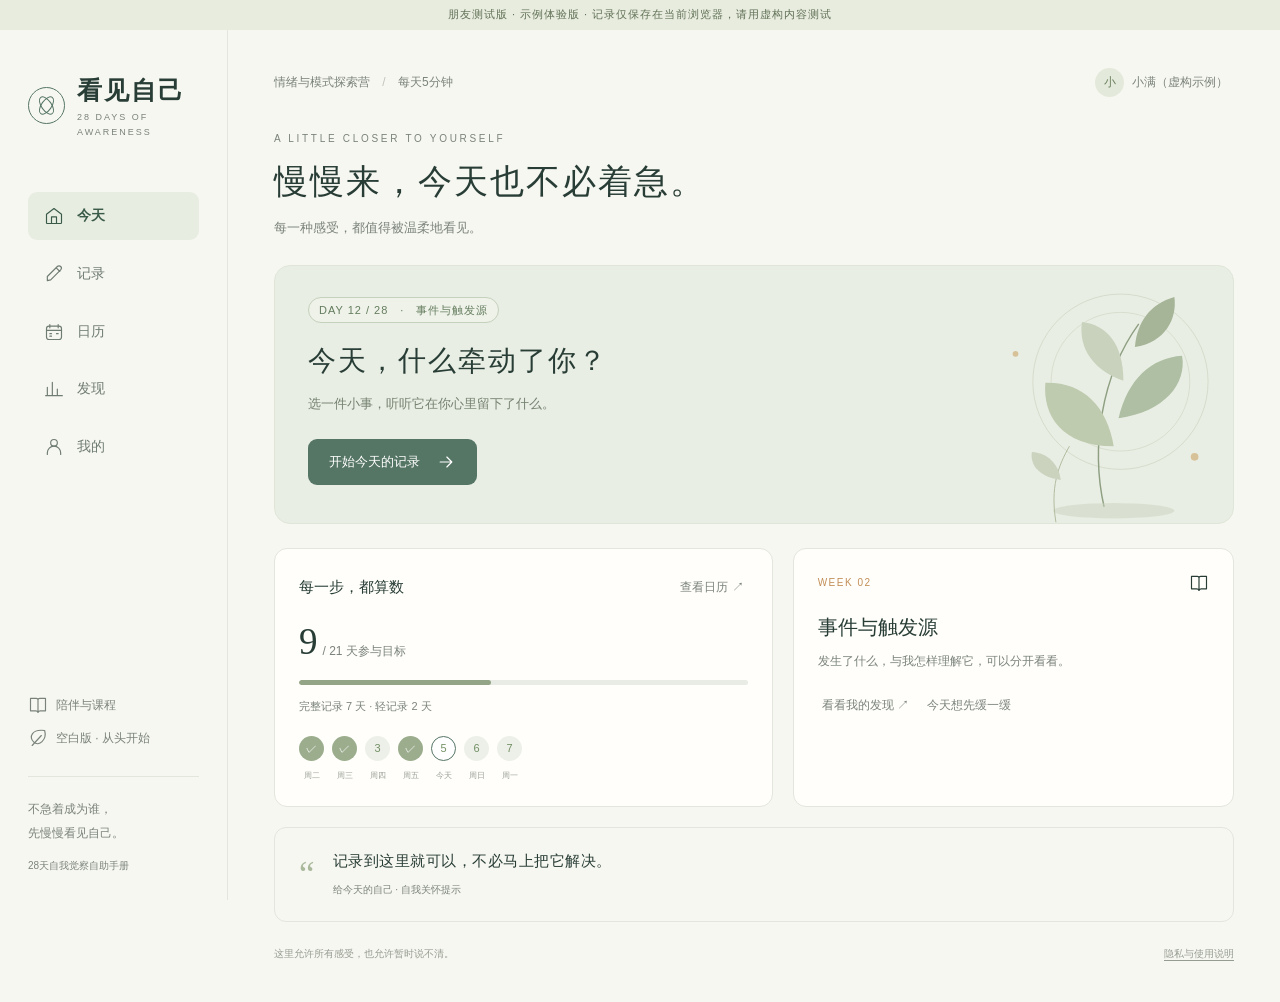
<file: index.html>
<!doctype html><html lang="zh-CN"><head><meta charset="UTF-8"><meta name="viewport" content="width=device-width,initial-scale=1,viewport-fit=cover"><meta name="robots" content="noindex,nofollow"><meta name="referrer" content="no-referrer"><meta http-equiv="Content-Security-Policy" content="default-src 'self'; script-src 'self'; style-src 'self' 'unsafe-inline'; img-src 'self' data:; connect-src 'none'; base-uri 'none'; form-action 'none'"><meta name="theme-color" content="#f7f7f1"><title>看见自己 · 示例体验版</title><link rel="icon" href="./favicon.svg" type="image/svg+xml"><link rel="stylesheet" href="./style.css"><script src="./domain.js" defer></script><script src="./browser-api.js" defer></script><script src="./app.js" defer></script></head><body><div id="app"><div class="loading">正在准备你的觉察空间…</div></div><div id="toast" role="status" aria-live="polite"></div><div id="modal-root"></div></body></html>
</file>
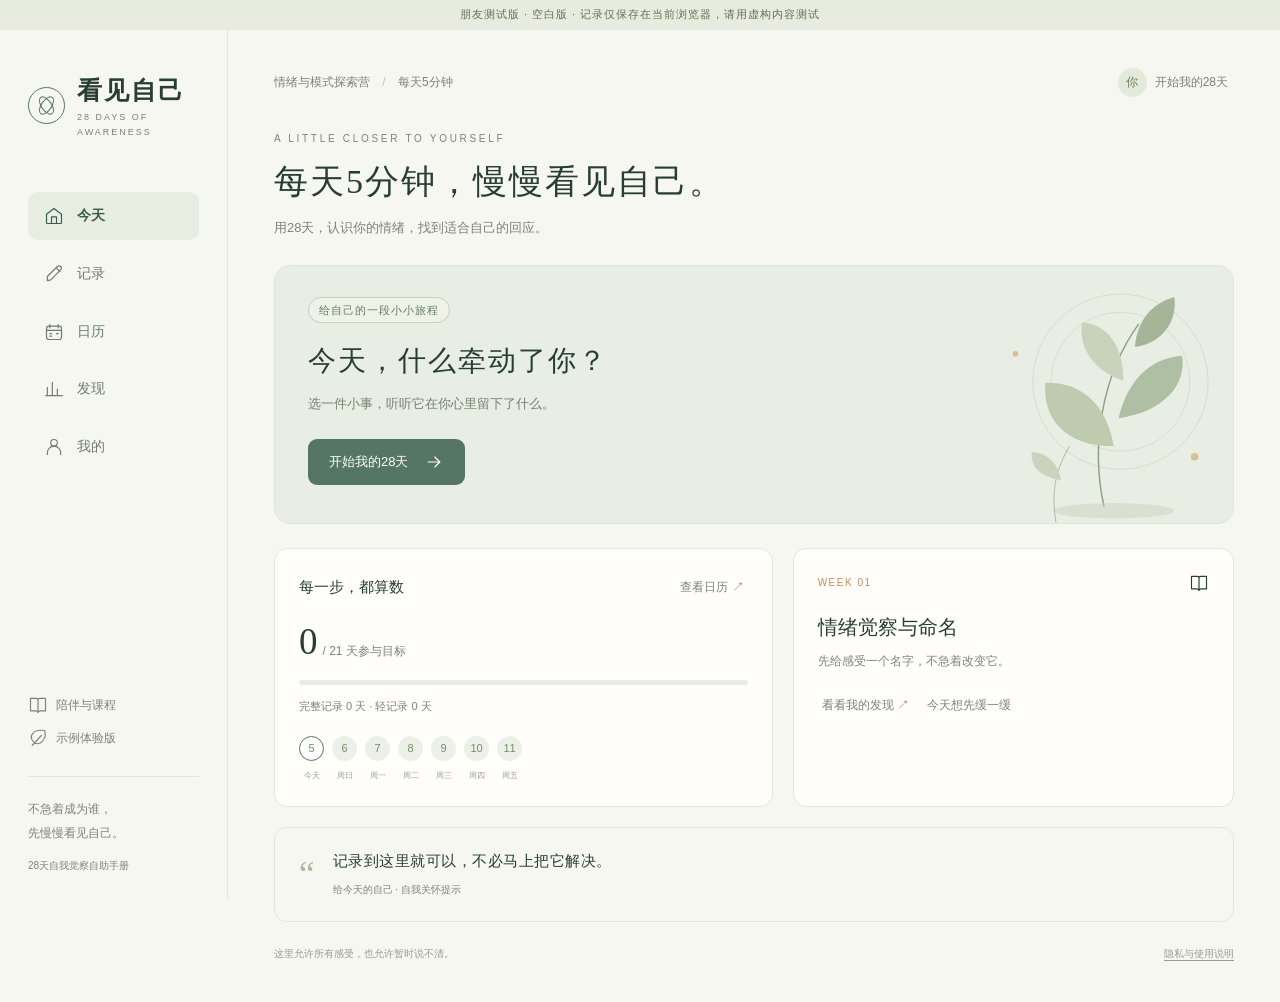
<file: blank.html>
<!doctype html><html lang="zh-CN"><head><meta charset="UTF-8"><meta name="viewport" content="width=device-width,initial-scale=1,viewport-fit=cover"><meta name="robots" content="noindex,nofollow"><meta name="referrer" content="no-referrer"><meta http-equiv="Content-Security-Policy" content="default-src 'self'; script-src 'self'; style-src 'self' 'unsafe-inline'; img-src 'self' data:; connect-src 'none'; base-uri 'none'; form-action 'none'"><meta name="theme-color" content="#f7f7f1"><title>看见自己 · 空白版</title><link rel="icon" href="./favicon.svg" type="image/svg+xml"><link rel="stylesheet" href="./style.css"><script src="./domain.js" defer></script><script src="./browser-api.js" defer></script><script src="./app.js" defer></script></head><body><div id="app"><div class="loading">正在准备你的觉察空间…</div></div><div id="toast" role="status" aria-live="polite"></div><div id="modal-root"></div></body></html>
</file>
<file: style.css>
:root{--paper:#f7f7f1;--white:#fffefa;--ink:#283d36;--muted:#7a837b;--green:#557565;--light:#e9eee5;--line:#e3e6dd;--orange:#c28e57;--serif:'Songti SC','Noto Serif CJK SC',serif}*{box-sizing:border-box}body{margin:0;background:var(--paper);color:var(--ink);font:15px/1.7 -apple-system,BlinkMacSystemFont,'PingFang SC','Microsoft YaHei',sans-serif}button,input,select,textarea{font:inherit}button,a,input,textarea,select{-webkit-tap-highlight-color:transparent}button{cursor:pointer}button{color:inherit}a{color:inherit;text-decoration:none}button:disabled{opacity:.45;cursor:not-allowed}button:focus-visible,a:focus-visible{outline:3px solid #b4cbb7;outline-offset:3px}button:active{transform:translateY(1px)}.preview-bar{background:#e8ecdf;min-height:30px;text-align:center;font-size:11px;letter-spacing:1px;color:#617156;padding:5px 12px}.frame{max-width:1280px;margin:auto;display:grid;grid-template-columns:228px 1fr;min-height:calc(100vh - 30px)}.sidebar{padding:40px 28px 26px;border-right:1px solid var(--line);display:flex;flex-direction:column;position:sticky;top:0;height:calc(100vh - 30px)}.brand{display:flex;gap:12px;align-items:center;margin-bottom:52px}.brand b{font-family:var(--serif);font-size:25px;font-weight:600;letter-spacing:2px}.brand small{font-size:9px;letter-spacing:2px;color:var(--muted);display:block;margin-top:-3px}.mark{width:37px;height:37px;position:relative;flex:none;border:1px solid var(--green);border-radius:50%}.mark:before,.mark:after{content:'';position:absolute;inset:7px 12px;border:1px solid var(--green);border-radius:50%;transform:rotate(35deg)}.mark:after{transform:rotate(-35deg)}.nav{display:grid;gap:10px}.nav button{border:0;background:none;text-align:left;display:flex;align-items:center;gap:13px;padding:12px 16px;border-radius:9px;font-size:14px;color:#6f7c73}.nav button.active{background:#e8ede2;color:#3b5b49;font-weight:600}.icon{width:20px;height:20px;display:inline-block;vertical-align:middle;flex:none}.sidebar-bottom{margin-top:auto;font-size:12px;color:var(--muted);display:grid;gap:12px}.sidebar-bottom a{display:flex;gap:8px;align-items:center}.side-note{border-top:1px solid var(--line);padding-top:20px;margin-top:16px;font-family:var(--serif);line-height:2}.main{padding:37px 46px 40px;min-width:0}.topline{display:flex;align-items:center;justify-content:space-between;color:var(--muted);font-size:12px;gap:12px}.avatar{width:29px;height:29px;display:inline-flex;border-radius:50%;align-items:center;justify-content:center;background:#e4eadb;color:#6c805e;margin-right:8px;font-size:12px}.user-button{border:none;background:none;font-size:12px;color:var(--muted)}.greeting{margin:32px 0 24px}.eyebrow{text-transform:uppercase;font-size:10px;letter-spacing:2.7px;color:var(--muted)}h1,h2,h3,p{margin:0}h1{font:500 34px/1.5 var(--serif);letter-spacing:2px;margin:9px 0}h2{font-size:18px;font-weight:500}h3{font-size:15px;font-weight:500}.sub{color:var(--muted);font-size:13px;line-height:1.9}.hero{background:#e9eee4;border:1px solid #dfe5d8;border-radius:16px;min-height:259px;padding:30px 33px;position:relative;overflow:hidden;margin-bottom:24px}.hero-content{position:relative;z-index:1;max-width:65%}.tag{font-size:11px;color:#637c5d;display:inline-block;border:1px solid #c4d1bc;padding:3px 10px;border-radius:20px;background:#f5f7ef80;letter-spacing:1px}.hero h2{font:500 28px/1.65 var(--serif);margin:15px 0 8px;letter-spacing:2px}.hero p{font-size:13px;color:#748070}.primary,.secondary,.quiet,.danger{border:0;border-radius:9px;padding:12px 21px;min-height:44px;font-size:13px;display:inline-flex;justify-content:center;align-items:center;gap:16px}.primary{background:var(--green);color:white}.primary:hover{background:#466755}.secondary{background:var(--light);color:#42604f}.quiet{background:none;color:var(--muted)}.danger{background:#f4e9e4;color:#9b6355}.hero .primary{margin-top:24px}.hero-art{position:absolute;right:-8px;top:4px;width:295px;height:260px;opacity:.88}.grid-two{display:grid;grid-template-columns:1.13fr 1fr;gap:20px}.card{padding:24px;background:var(--white);border:1px solid var(--line);border-radius:13px}.section-head{display:flex;align-items:center;justify-content:space-between;gap:12px;margin-bottom:18px}.text-link{border:0;background:none;color:var(--muted);font-size:12px;padding:4px}.progress-top{display:flex;align-items:end;gap:5px}.big-number{font:400 37px/1.25 var(--serif)}.progress-caption{color:var(--muted);font-size:12px;padding-bottom:4px}.progress-track{height:5px;background:#e9ece4;border-radius:4px;margin:15px 0 12px;overflow:hidden}.progress-track i{display:block;background:#93a586;height:100%;border-radius:4px}.dots{display:flex;gap:8px;margin-top:20px;flex-wrap:wrap}.dot-day{display:flex;flex-direction:column;gap:7px;align-items:center;font-size:10px;color:#9a9f96}.dot-day span{width:25px;height:25px;background:#edf0e8;border-radius:50%;display:grid;place-items:center;color:#739066;font-size:11px}.dot-day span.filled{background:#9bad8d;color:white}.dot-day span.current{border:1px solid var(--green);background:white}.small-label{font-size:11px;color:var(--muted)}.week-tag{font-size:10px;letter-spacing:1.5px;color:var(--orange)}.week-card h3{font:500 20px/1.6 var(--serif);margin:9px 0 8px}.week-card p{font-size:12px;color:var(--muted)}.quote-box{margin-top:20px;padding:20px 24px;border:1px solid var(--line);border-radius:12px;display:flex;gap:18px;align-items:center}.quote-symbol{font-family:var(--serif);font-size:35px;color:#aab99b;line-height:1}.quote-box p{font:400 15px/1.8 var(--serif);letter-spacing:.5px}.quote-box small{color:var(--muted);font-size:10px}.footer{display:flex;justify-content:space-between;gap:10px;margin-top:23px;font-size:10px;color:#959c91}.footer a{text-decoration:underline;text-underline-offset:3px}.mobile-nav{display:none}.page-title{margin:28px 0 26px}.page-title h1{font-size:29px}.form-card{max-width:740px;margin:auto}.steps{display:flex;margin-bottom:26px;gap:8px}.step{flex:1;border-top:3px solid #e2e7dc;padding-top:8px;font-size:11px;color:var(--muted)}.step.active{border-color:var(--green);color:var(--green)}.field{margin:25px 0}.field>label,.field>legend{display:block;font-size:14px;font-weight:500;margin-bottom:11px}.field small{display:block;font-size:11px;color:var(--muted);margin-top:8px}.chips{display:flex;flex-wrap:wrap;gap:9px}.chip{border:1px solid var(--line);border-radius:8px;background:#fcfcf7;padding:9px 15px;font-size:13px;min-height:40px}.chip.selected{border-color:#7a977c;background:#e9efe4;color:#3d654a}.chip.emotion{border-radius:22px;display:flex;align-items:center;gap:7px}.chip i{width:8px;height:8px;border-radius:50%;display:inline-block}.field input:not([type=range]):not([type=checkbox]),.field textarea,.field select,.plain-input{width:100%;border:1px solid var(--line);border-radius:9px;background:#fbfcf7;padding:12px 14px;color:var(--ink);outline:none}.field textarea{resize:vertical;min-height:100px}.field input:focus,.field textarea:focus,.field select:focus{border-color:#8fa084}.field input[type=range]{width:100%;accent-color:var(--green)}.scale-labels{display:flex;justify-content:space-between;font-size:11px;color:var(--muted)}.intensity{font:40px var(--serif);text-align:center;color:var(--green);margin:8px 0 15px}.form-actions{display:flex;justify-content:space-between;margin-top:30px;gap:12px}.note{background:#f0f2e9;border-radius:8px;padding:13px 16px;color:#6e7b67;font-size:12px;line-height:1.85}.notice{background:#f3ede1;color:#8b7657;padding:12px 16px;border-radius:8px;font-size:12px;line-height:1.8;margin:16px 0}.error{color:#a35f52;font-size:13px;margin-top:12px}.calendar{display:grid;grid-template-columns:repeat(7,1fr);gap:10px;margin:20px 0}.day-cell{aspect-ratio:1;border:1px solid var(--line);border-radius:10px;background:#fbfcf7;display:flex;flex-direction:column;align-items:center;justify-content:center;gap:4px;position:relative}.day-cell b{font:22px var(--serif)}.day-cell small{font-size:10px;color:var(--muted)}.day-cell.recorded{background:#edf1e8}.day-cell.today{border-color:var(--green)}.day-cell .day-mark{width:6px;height:6px;border-radius:50%}.legend{display:flex;gap:16px;color:var(--muted);font-size:11px}.metric-grid{display:grid;grid-template-columns:repeat(3,1fr);gap:13px;margin-bottom:20px}.metric{border:1px solid var(--line);background:var(--white);border-radius:12px;padding:18px}.metric b{font:31px var(--serif);display:block;margin-bottom:4px}.metric span{font-size:11px;color:var(--muted)}.donut-wrap{display:flex;gap:28px;align-items:center;justify-content:center;margin-top:22px}.donut{width:145px;height:145px;border-radius:50%;position:relative;display:grid;place-items:center;flex:none}.donut:before{content:'';position:absolute;inset:19px;background:var(--white);border-radius:50%}.donut strong{z-index:1;font:28px var(--serif);text-align:center}.donut small{display:block;font:10px sans-serif;color:var(--muted)}.chart-legend{display:grid;gap:8px;font-size:11px;min-width:125px}.chart-legend div{display:flex;align-items:center;gap:7px}.chart-legend i{width:7px;height:7px;border-radius:50%}.chart-legend b{margin-left:auto;font-weight:400;color:var(--muted)}.bar-row{margin:16px 0}.bar-label{display:flex;justify-content:space-between;font-size:12px;margin-bottom:6px}.bar{height:6px;border-radius:6px;background:#f0f1ea;overflow:hidden}.bar span{display:block;height:100%;border-radius:6px;background:#9eae90}.curve{width:100%;height:160px}.report-note{margin-top:15px;font-size:11px;color:var(--muted)}.stack{display:grid;gap:18px}.report-switch{display:flex;gap:8px;flex-wrap:wrap;margin-bottom:20px}.report-switch button{font-size:12px;padding:7px 13px}.empty{padding:40px 20px;text-align:center;color:var(--muted);font-size:13px}.setting{padding:20px 0;display:flex;align-items:center;justify-content:space-between;border-bottom:1px solid var(--line);gap:20px}.setting:last-child{border-bottom:0}.setting p{font-size:12px;color:var(--muted);margin-top:4px;max-width:480px}.toggle{width:42px;height:25px;background:#cfd5c9;border:none;border-radius:20px;padding:3px;flex:none}.toggle i{display:block;width:19px;height:19px;background:#fff;border-radius:50%;transition:.2s}.toggle.on{background:var(--green)}.toggle.on i{transform:translateX(17px)}.modal-backdrop{position:fixed;inset:0;background:#24392d55;backdrop-filter:blur(4px);z-index:40;display:flex;align-items:center;justify-content:center;padding:20px}.modal{background:var(--white);border:1px solid var(--line);border-radius:18px;width:540px;max-height:90vh;overflow:auto;padding:30px;box-shadow:0 20px 70px #213c3520}.modal h2{font:24px var(--serif);margin-bottom:15px}.modal p{font-size:13px;color:var(--muted);margin-bottom:14px}.modal .close{float:right;background:none;border:0;color:var(--muted);font-size:22px}.checkline{display:flex;align-items:flex-start;gap:10px;font-size:12px;margin:20px 0}.checkline input{margin-top:5px;accent-color:var(--green)}.baseline-question{margin:22px 0;font-size:13px}.rating{display:flex;gap:8px;margin-top:10px}.rating button{flex:1;border:1px solid var(--line);border-radius:7px;background:#f5f7f0;padding:8px 2px;font-size:12px}.rating button.selected{background:var(--green);color:white}.success-mark{width:64px;height:64px;border:1px solid #aac098;color:#6d9159;border-radius:50%;display:grid;place-items:center;margin:10px auto 20px;font-size:25px}.success{text-align:center;padding:20px 0}.success h2{font:25px var(--serif)}.success p{font-family:var(--serif);font-size:16px;line-height:2;margin:20px 0}.record-list{display:grid;gap:10px}.record-item{border:1px solid var(--line);border-radius:10px;padding:15px;background:var(--white);display:flex;align-items:center;gap:12px;text-align:left;width:100%}.record-item .orb{width:34px;height:34px;border-radius:50%;opacity:.75;flex:none}.record-item small{display:block;color:var(--muted);font-size:10px}.record-item .push{margin-left:auto;font-size:12px;color:var(--muted)}#toast{position:fixed;bottom:32px;left:50%;transform:translateX(-50%);z-index:100;background:#2b4339;color:white;padding:11px 20px;border-radius:9px;font-size:13px;opacity:0;pointer-events:none;transition:opacity .2s;max-width:90vw}#toast.show{opacity:1}.loading{padding:100px;text-align:center;color:var(--muted)}.admin-table{width:100%;border-collapse:collapse;font-size:13px}.admin-table td,.admin-table th{text-align:left;padding:16px 10px;border-bottom:1px solid var(--line);white-space:nowrap}.admin-table th{font-size:11px;font-weight:400;color:var(--muted)}.pill{background:var(--light);padding:4px 8px;border-radius:20px;font-size:10px}.scroll-table{overflow:auto}.assessment-compare{display:grid;grid-template-columns:1fr auto;gap:10px;font-size:12px;margin:10px 0}.breath-orb{width:115px;height:115px;border-radius:50%;background:radial-gradient(circle at 36% 35%,#e6ecdb,#aebd9f);margin:30px auto;box-shadow:0 0 0 18px #eef1e7,0 0 0 35px #f5f6ef}.link-row{display:flex;gap:10px;flex-wrap:wrap;margin-top:20px}.print-header{display:none}
@media(max-width:1050px){.frame{grid-template-columns:190px 1fr}.sidebar{padding:32px 20px}.main{padding:30px}.hero-art{width:240px;right:-30px}.hero-content{max-width:76%}.donut-wrap{gap:14px}.donut{width:115px;height:115px}.grid-two{gap:14px}.card{padding:20px}}
@media(max-width:760px){body{font-size:14px}.preview-bar{font-size:10px;letter-spacing:0;padding:5px}.frame{display:block}.sidebar{display:none}.main{padding:22px 20px 104px}.topline{font-size:11px}.greeting{margin-top:26px;margin-bottom:22px}h1{font-size:28px;letter-spacing:1px}.hero{padding:25px 23px;min-height:283px;margin-bottom:18px}.hero h2{font-size:24px;line-height:1.75}.hero-content{max-width:100%}.hero-art{width:200px;height:195px;top:auto;bottom:-25px;right:-58px;opacity:.55}.hero p{max-width:240px;font-size:12px}.hero .primary{margin-top:24px}.hero-content .tag{font-size:10px}.grid-two{grid-template-columns:1fr}.card{padding:21px}.quote-box{padding:17px 19px}.footer{font-size:9px;gap:14px}.mobile-nav{display:flex;position:fixed;bottom:0;left:0;right:0;background:#fffefaf7;backdrop-filter:blur(10px);border-top:1px solid var(--line);z-index:20;padding:9px 8px calc(9px + env(safe-area-inset-bottom));justify-content:space-around}.mobile-nav button{display:flex;flex-direction:column;align-items:center;gap:3px;background:none;border:0;color:#929b8e;font-size:10px;min-width:48px}.mobile-nav button.active{color:#456d50}.mobile-nav .icon{width:22px;height:22px}.page-title{margin:24px 0}.page-title h1{font-size:27px}.field{margin:23px 0}.chip{font-size:12px;padding:8px 12px}.calendar{gap:6px}.day-cell{border-radius:7px;gap:0}.day-cell b{font-size:18px}.day-cell small{font-size:8px}.metric-grid{gap:8px}.metric{padding:14px 12px}.metric b{font-size:27px}.metric span{font-size:10px}.modal{padding:24px;max-height:85vh}.donut-wrap{gap:28px}.donut{width:140px;height:140px}.setting{gap:12px}.setting .secondary,.setting .quiet{padding:9px 12px;white-space:nowrap}.topline .user-button{font-size:11px}.form-card{padding:20px}.steps{gap:5px}.step{font-size:10px}.admin-table td,.admin-table th{padding:13px 8px}.dots{gap:10px}.success p{font-size:15px}#toast{bottom:92px}}
@media(prefers-reduced-motion:reduce){*{transition:none!important;animation:none!important}}
@media print{body{background:white;font-size:12px}.preview-bar,.sidebar,.mobile-nav,.topline,.footer,.no-print,.report-switch,button,#toast,#modal-root{display:none!important}.frame{display:block}.main{padding:0}.card,.metric{break-inside:avoid;border:1px solid #ccc;box-shadow:none}.print-header{display:block;color:#666;font-size:10px;margin-bottom:10px}.grid-two{grid-template-columns:1fr 1fr}.page-title{margin-top:0}h1{font-size:24px}.hero{background:white}.curve{height:130px}@page{size:A4;margin:15mm}}

@media(max-width:760px){.greeting h1 span{display:block}}

.intensity-options{display:grid;grid-template-columns:repeat(6,1fr);gap:8px;margin:15px 0}.intensity-options .chip{padding:10px 0;text-align:center}
</file>
